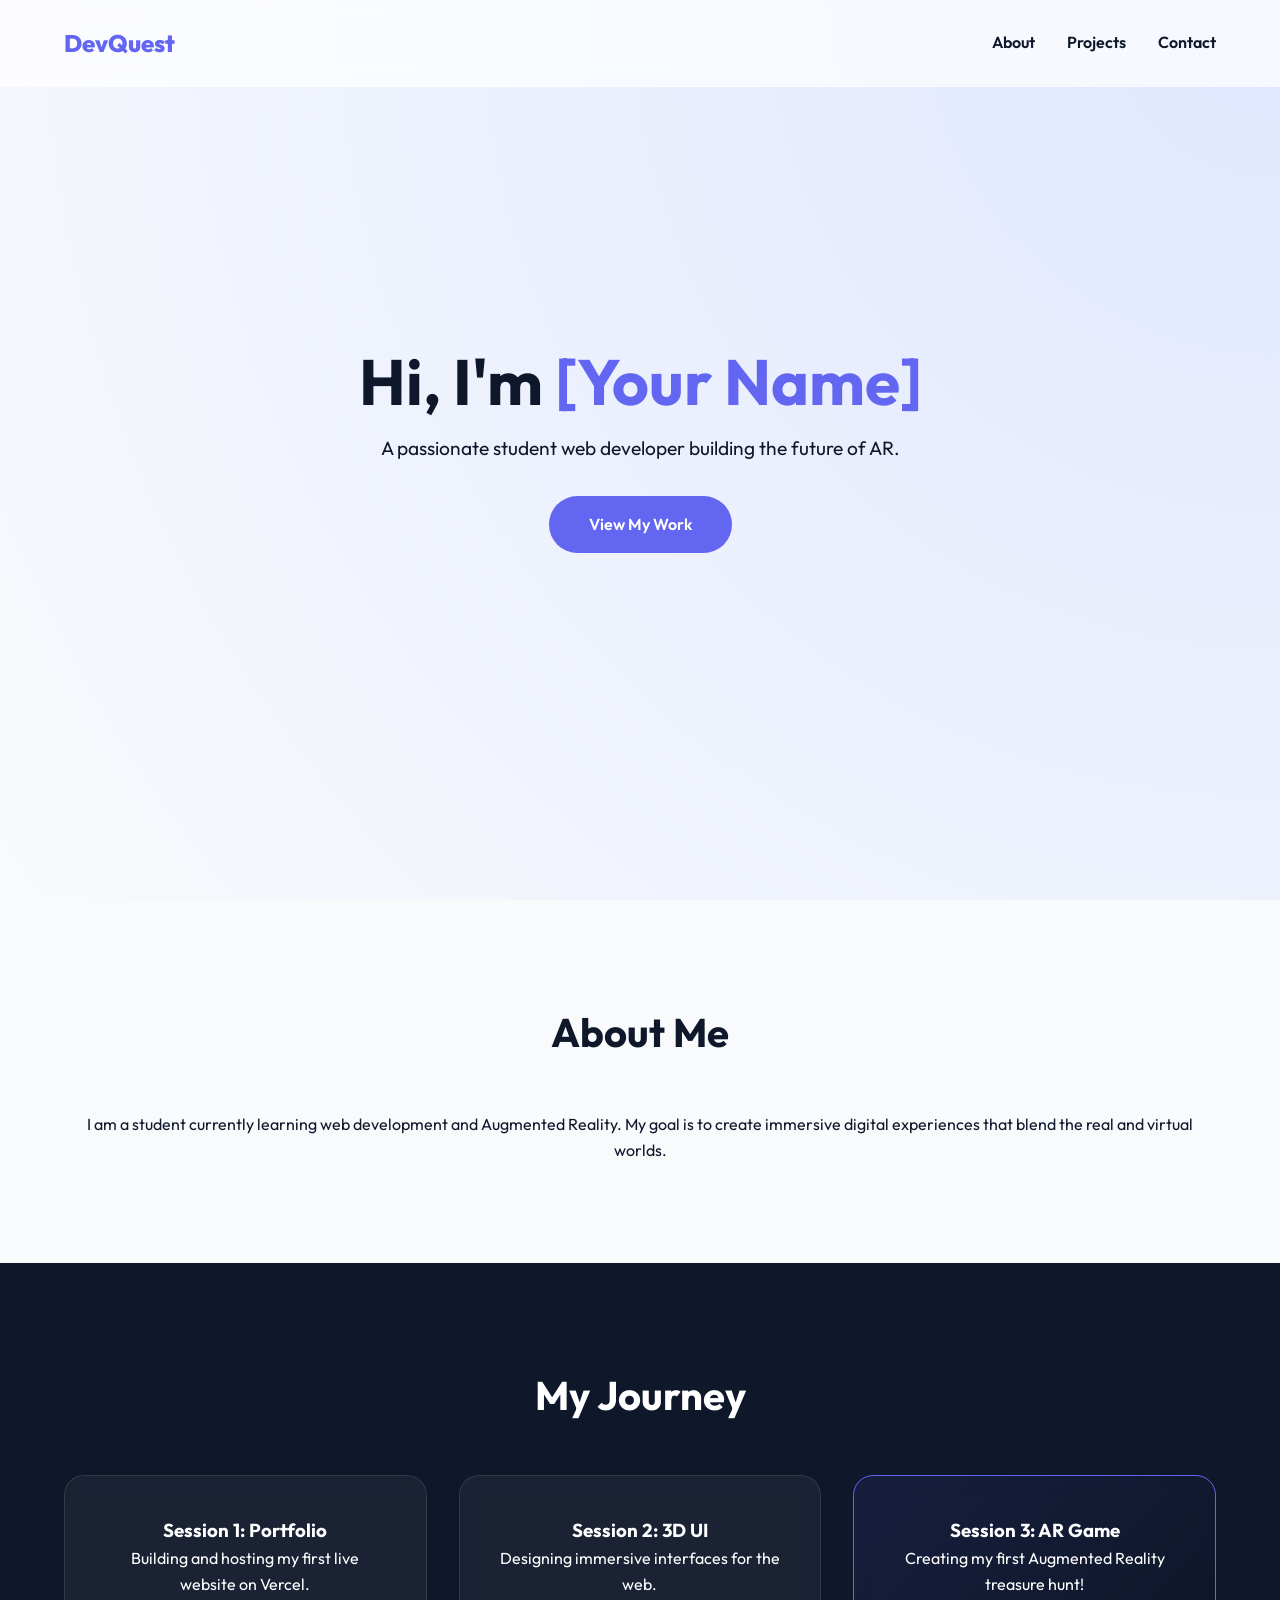
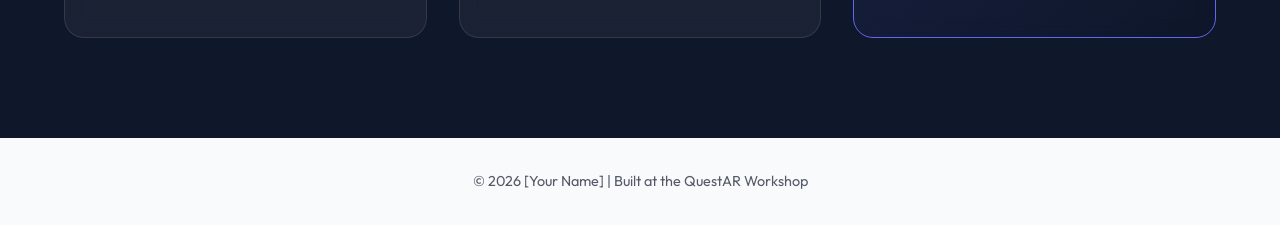
<file: session1/index.html>
<!DOCTYPE html>
<html lang="en">
<head>
    <meta charset="UTF-8">
    <meta name="viewport" content="width=device-width, initial-scale=1.0">
    <title>My Portfolio | Web Developer</title>
    <link rel="stylesheet" href="style.css">
    <link rel="preconnect" href="https://fonts.googleapis.com">
    <link rel="preconnect" href="https://fonts.gstatic.com" crossorigin>
    <link href="https://fonts.googleapis.com/css2?family=Outfit:wght@300;600;800&display=swap" rel="stylesheet">
</head>
<body>
    <nav class="glass-nav">
        <div class="logo">DevQuest</div>
        <ul class="nav-links">
            <li><a href="#about">About</a></li>
            <li><a href="#projects">Projects</a></li>
            <li><a href="#contact">Contact</a></li>
        </ul>
    </nav>

    <header class="hero">
        <div class="hero-content">
            <h1 class="fade-in">Hi, I'm <span class="highlight">[Your Name]</span></h1>
            <p class="fade-in-delayed">A passionate student web developer building the future of AR.</p>
            <a href="#projects" class="primary-btn">View My Work</a>
        </div>
    </header>

    <section id="about" class="section">
        <h2>About Me</h2>
        <p>I am a student currently learning web development and Augmented Reality. My goal is to create immersive digital experiences that blend the real and virtual worlds.</p>
    </section>

    <section id="projects" class="section dark">
        <h2>My Journey</h2>
        <div class="project-grid">
            <div class="project-card glass">
                <h3>Session 1: Portfolio</h3>
                <p>Building and hosting my first live website on Vercel.</p>
            </div>
            <div class="project-card glass">
                <h3>Session 2: 3D UI</h3>
                <p>Designing immersive interfaces for the web.</p>
            </div>
            <div class="project-card glass highlight-card">
                <h3>Session 3: AR Game</h3>
                <p>Creating my first Augmented Reality treasure hunt!</p>
            </div>
        </div>
    </section>

    <footer>
        <p>&copy; 2026 [Your Name] | Built at the QuestAR Workshop</p>
    </footer>
</body>
</html>
</file>
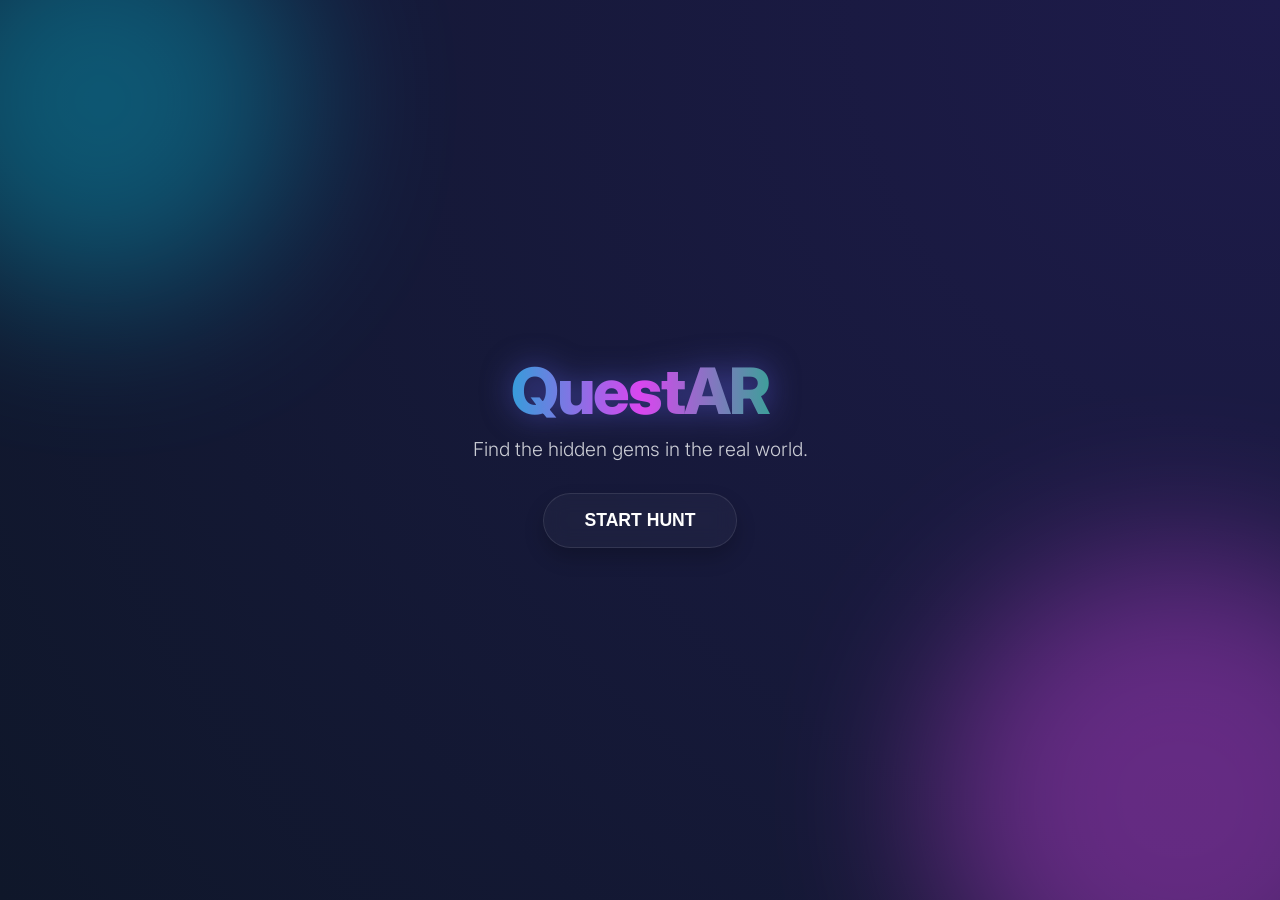
<file: session2/index.html>
<!DOCTYPE html>
<html lang="en">
<head>
    <meta charset="UTF-8">
    <meta name="viewport" content="width=device-width, initial-scale=1.0">
    <title>QuestAR - The Treasure Hunt</title>
    <link rel="stylesheet" href="style.css">
    <link rel="preconnect" href="https://fonts.googleapis.com">
    <link rel="preconnect" href="https://fonts.gstatic.com" crossorigin>
    <link href="https://fonts.googleapis.com/css2?family=Inter:wght@400;600;800&display=swap" rel="stylesheet">
</head>
<body>
    <div id="app">
        <!-- Splash Screen -->
        <section id="splash-screen" class="screen">
            <div class="content">
                <h1 class="glow-text">QuestAR</h1>
                <p class="subtitle">Find the hidden gems in the real world.</p>
                <button id="start-btn" class="glass-btn">START HUNT</button>
            </div>
            <div class="background-decor">
                <div class="blob blob-1"></div>
                <div class="blob blob-2"></div>
            </div>
        </section>

        <!-- Game UI (Hidden initially) -->
        <section id="game-ui" class="screen hidden">
            <div class="status-bar">
                <div class="score-pill">Gems: <span id="score">0</span></div>
                <button id="quit-btn" class="icon-btn">✕</button>
            </div>
            <div class="hint-box glass">
                <p>Scan a marker to find a treasure!</p>
            </div>
        </section>
    </div>
    <script src="app.js"></script>
</body>
</html>
</file>
<file: session1/style.css>
:root {
    --primary: #6366f1;
    --bg: #f8fafc;
    --text: #0f172a;
    --glass: rgba(255, 255, 255, 0.7);
    --glass-border: rgba(255, 255, 255, 0.3);
}

* {
    margin: 0;
    padding: 0;
    box-sizing: border-box;
}

body {
    font-family: 'Outfit', sans-serif;
    background-color: var(--bg);
    color: var(--text);
    line-height: 1.6;
    scroll-behavior: smooth;
}

/* Glass Navigation */
.glass-nav {
    position: fixed;
    top: 0;
    width: 100%;
    padding: 1.5rem 5%;
    display: flex;
    justify-content: space-between;
    align-items: center;
    background: var(--glass);
    backdrop-filter: blur(10px);
    border-bottom: 1px solid var(--glass-border);
    z-index: 100;
}

.logo {
    font-size: 1.5rem;
    font-weight: 800;
    color: var(--primary);
}

.nav-links {
    display: flex;
    list-style: none;
}

.nav-links li {
    margin-left: 2rem;
}

.nav-links a {
    text-decoration: none;
    color: var(--text);
    font-weight: 600;
    transition: color 0.3s;
}

.nav-links a:hover {
    color: var(--primary);
}

/* Hero Section */
.hero {
    height: 100vh;
    display: flex;
    align-items: center;
    justify-content: center;
    text-align: center;
    background: radial-gradient(circle at top right, #e0e7ff, #f8fafc);
    padding: 0 5%;
}

.hero h1 {
    font-size: 4rem;
    margin-bottom: 1rem;
    line-height: 1.1;
}

.highlight {
    color: var(--primary);
}

.hero p {
    font-size: 1.2rem;
    margin-bottom: 2rem;
    opacity: 0.8;
}

.primary-btn {
    display: inline-block;
    padding: 1rem 2.5rem;
    background: var(--primary);
    color: white;
    text-decoration: none;
    border-radius: 50px;
    font-weight: 600;
    transition: transform 0.3s, box-shadow 0.3s;
}

.primary-btn:hover {
    transform: translateY(-3px);
    box-shadow: 0 10px 20px rgba(99, 102, 241, 0.3);
}

/* Sections */
.section {
    padding: 100px 5%;
    text-align: center;
}

.dark {
    background-color: #0f172a;
    color: white;
}

h2 {
    font-size: 2.5rem;
    margin-bottom: 3rem;
}

/* Project Grid */
.project-grid {
    display: grid;
    grid-template-columns: repeat(auto-fit, minmax(280px, 1fr));
    gap: 2rem;
}

.glass {
    background: rgba(255, 255, 255, 0.05);
    border: 1px solid rgba(255, 255, 255, 0.1);
    backdrop-filter: blur(10px);
    padding: 2.5rem;
    border-radius: 20px;
    transition: transform 0.3s;
}

.glass:hover {
    transform: translateY(-10px);
}

.highlight-card {
    border-color: var(--primary);
    background: linear-gradient(135deg, rgba(99, 102, 241, 0.1), transparent);
}

footer {
    padding: 2rem;
    text-align: center;
    font-size: 0.9rem;
    opacity: 0.7;
}

/* Animations */
.fade-in {
    animation: fadeIn 1s ease forwards;
}

.fade-in-delayed {
    opacity: 0;
    animation: fadeIn 1s ease 0.5s forwards;
}

@keyframes fadeIn {
    from { opacity: 0; transform: translateY(20px); }
    to { opacity: 1; transform: translateY(0); }
}
</file>
<file: session2/style.css>
:root {
    --primary: #06b6d4;      /* ARTHunt Cyan */
    --secondary: #d946ef;    /* ARTHunt Pink */
    --accent: #10b981;       /* Emerald Accent */
    --bg-dark: #050508;      /* Deep Space Black */
    --text-light: #f8fafc;
    --glass: rgba(255, 255, 255, 0.03);
    --glass-border: rgba(255, 255, 255, 0.1);
}

* {
    margin: 0;
    padding: 0;
    box-sizing: border-box;
}

body {
    font-family: 'Inter', sans-serif;
    background: var(--bg-dark);
    color: var(--text-light);
    height: 100vh;
    overflow: hidden;
}

#app {
    position: relative;
    width: 100%;
    height: 100%;
}

.screen {
    position: absolute;
    top: 0;
    left: 0;
    width: 100%;
    height: 100%;
    display: flex;
    flex-direction: column;
    justify-content: center;
    align-items: center;
    transition: opacity 0.5s ease, transform 0.5s ease;
}

.hidden {
    opacity: 0;
    pointer-events: none;
    transform: scale(0.9);
}

/* Splash Screen Styling */
#splash-screen {
    background: radial-gradient(circle at top right, #1e1b4b, #0f172a);
    z-index: 10;
}

.content {
    text-align: center;
    z-index: 2;
}

.glow-text {
    font-size: 4rem;
    font-weight: 800;
    letter-spacing: -2px;
    background: linear-gradient(to right, var(--primary), var(--secondary), var(--accent));
    -webkit-background-clip: text;
    -webkit-text-fill-color: transparent;
    filter: drop-shadow(0 0 15px rgba(99, 102, 241, 0.5));
    margin-bottom: 0.5rem;
}

.subtitle {
    font-size: 1.2rem;
    font-weight: 300;
    opacity: 0.8;
    margin-bottom: 2rem;
}

.glass-btn {
    padding: 1rem 2.5rem;
    font-size: 1.1rem;
    font-weight: 600;
    color: white;
    background: var(--glass);
    border: 1px solid var(--glass-border);
    border-radius: 100px;
    cursor: pointer;
    backdrop-filter: blur(10px);
    transition: all 0.3s ease;
    box-shadow: 0 10px 20px rgba(0,0,0,0.2);
}

.glass-btn:hover {
    background: var(--primary);
    transform: translateY(-3px);
    box-shadow: 0 15px 30px rgba(99, 102, 241, 0.4);
    border-color: transparent;
}

/* Background Blobs */
.background-decor {
    position: absolute;
    width: 100%;
    height: 100%;
    overflow: hidden;
    z-index: 1;
}

.blob {
    position: absolute;
    border-radius: 50%;
    filter: blur(80px);
    opacity: 0.4;
    animation: float 20s infinite alternate;
}

.blob-1 {
    width: 400px;
    height: 400px;
    background: var(--primary);
    top: -100px;
    left: -100px;
}

.blob-2 {
    width: 500px;
    height: 500px;
    background: var(--secondary);
    bottom: -150px;
    right: -150px;
    animation-delay: -5s;
}

@keyframes float {
    from { transform: translate(0, 0); }
    to { transform: translate(100px, 50px); }
}

/* Game UI Styling */
.status-bar {
    position: absolute;
    top: 20px;
    width: 90%;
    display: flex;
    justify-content: space-between;
    align-items: center;
    z-index: 20;
}

.score-pill {
    background: var(--glass);
    padding: 0.8rem 1.5rem;
    border-radius: 50px;
    border: 1px solid var(--glass-border);
    backdrop-filter: blur(10px);
    font-weight: 600;
}

.icon-btn {
    width: 45px;
    height: 45px;
    border-radius: 50%;
    background: var(--glass);
    border: 1px solid var(--glass-border);
    color: white;
    font-size: 1.2rem;
    cursor: pointer;
    backdrop-filter: blur(10px);
}

.hint-box {
    position: absolute;
    bottom: 40px;
    width: 80%;
    max-width: 400px;
    padding: 1.5rem;
    border-radius: 20px;
    text-align: center;
    background: var(--glass);
    border: 1px solid var(--glass-border);
    backdrop-filter: blur(15px);
}
</file>
